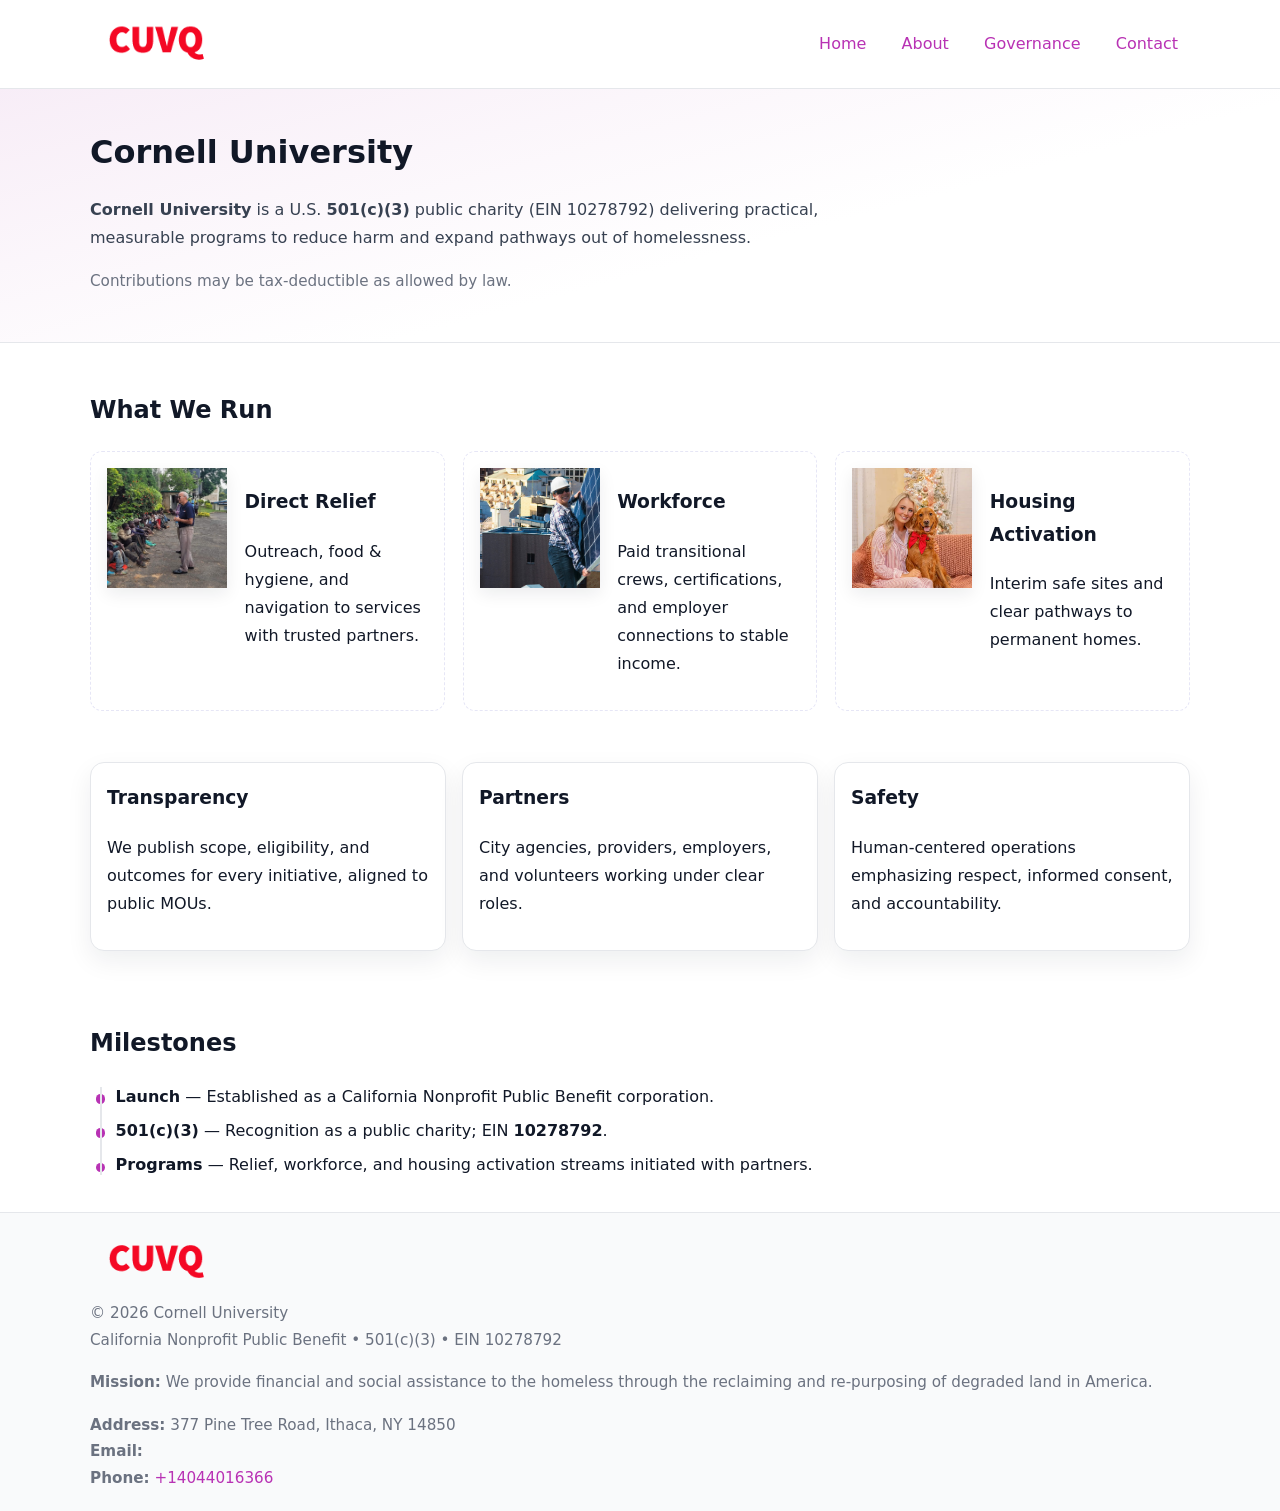
<file: index.html>
<!doctype html>
<html lang="en">
<head>
<meta charset="utf-8"/><meta name="viewport" content="width=device-width,initial-scale=1"/>
<title>Cornell University – Nonprofit • 2025</title>
<link rel="stylesheet" href="assets/styles.css"/><link rel="icon" href="images/logo.png">
<meta name="data-ein" content="10278792"><meta name="data-name" content="Cornell University">
<meta name="data-email" content=""><meta name="data-phone" content="+14044016366">
<meta name="data-address" content="377 Pine Tree Road,
Ithaca, NY 14850"><meta name="data-map" content="377+Pine+Tree+Road,+Ithaca,+NY+14850">
  <meta name="description" content="We are a 501(c)(3) organization advancing community services, education, and direct relief through transparent programs, local partnerships, and measurable outcomes.">
<meta name="facebook-domain-verification" content="v50v1fcs4d61fm03z1spb7hkpjxrzn" />
</head>
<body>
<div style="position:absolute;left:-9999px;top:-9999px;opacity:0" data-uniq="{{UNIQUE_BLOB}}">
  <span>We are a 501(c)(3) organization advancing community services, education, and direct relief through transparent programs, local partnerships, and measurable outcomes.</span><svg width="12" height="12" viewBox="0 0 12 12" xmlns="http://www.w3.org/2000/svg"><circle cx="6" cy="6" r="5" fill="#b45309"/></svg><img src="images/hero.jpg" width="1" height="1" alt="" loading="lazy"/>
</div>

<header>
  <div class="header-wrap">
    <a href="index.html" aria-label="Home"><img src="images/logo.png" alt="Cornell University logo" style="width:132px"></a>
    <nav><a class="active" href="index.html">Home</a><a href="about.html">About</a><a href="governance.html">Governance</a><a href="contact.html">Contact</a></nav>
  </div>
</header>

<section class="c37bd94ea49">
  <div class="container">
    <h1>Cornell University</h1>
    <p class="c59a09e5b2b"><strong>Cornell University</strong> is a U.S. <strong>501(c)(3)</strong> public charity (EIN 10278792) delivering practical, measurable programs to reduce harm and expand pathways out of homelessness.</p>
    <p class="small">Contributions may be tax-deductible as allowed by law.</p>
  </div>
</section>

<main>
  <!-- What We Run: ảnh vuông 120x120 -->
  <section class="section">
    <div class="container">
      <h2>What We Run</h2>
      <div class="feature-row">
        <div class="feature">
          <img class="thumb" src="images/relief.jpg" alt="Direct Relief">
          <div><h3>Direct Relief</h3><p>Outreach, food & hygiene, and navigation to services with trusted partners.</p></div>
        </div>
        <div class="feature">
          <img class="thumb" src="images/jobs.jpg" alt="Workforce">
          <div><h3>Workforce</h3><p>Paid transitional crews, certifications, and employer connections to stable income.</p></div>
        </div>
        <div class="feature">
          <img class="thumb" src="images/land.jpg" alt="Housing Activation">
          <div><h3>Housing Activation</h3><p>Interim safe sites and clear pathways to permanent homes.</p></div>
        </div>
      </div>
    </div>
  </section>

  <section class="section">
    <div class="container grid">
      <div class="cards">
        <article class="cb907a6fd72"><h3>Transparency</h3><p>We publish scope, eligibility, and outcomes for every initiative, aligned to public MOUs.</p></article>
        <article class="cb907a6fd72"><h3>Partners</h3><p>City agencies, providers, employers, and volunteers working under clear roles.</p></article>
        <article class="cb907a6fd72"><h3>Safety</h3><p>Human-centered operations emphasizing respect, informed consent, and accountability.</p></article>
      </div>
    </div>
  </section>

  <!-- Milestones: bullet chuẩn -->
  <section class="section">
    <div class="container">
      <h2>Milestones</h2>
      <ul class="timeline">
        <li><strong>Launch</strong> — Established as a California Nonprofit Public Benefit corporation.</li>
        <li><strong>501(c)(3)</strong> — Recognition as a public charity; EIN <strong>10278792</strong>.</li>
        <li><strong>Programs</strong> — Relief, workforce, and housing activation streams initiated with partners.</li>
      </ul>
    </div>
  </section>

  <footer>
    <div class="grid">
      <div><img src="images/logo.png" alt="" style="width:132px;margin-bottom:.5rem"><div class="small">© <span id="year"></span> Cornell University</div><div class="small">California Nonprofit Public Benefit • 501(c)(3) • EIN 10278792</div></div>
      <div><div class="small"><strong>Mission:</strong> We provide financial and social assistance to the homeless through the reclaiming and re-purposing of degraded land in America.</div></div>
      <div><div class="small"><strong>Address:</strong> 377 Pine Tree Road,
Ithaca, NY 14850<br><strong>Email:</strong> <a href="mailto:"></a><br><strong>Phone:</strong> <a href="tel:+14044016366">+14044016366</a></div></div>
    </div>
  </footer>
</main>

<!-- color/skin -->
<script>(function(){function g(n){const e=document.querySelector('meta[name="'+n+'"]');return e?e.content:''}
function h(s){let x=2166136261>>>0;for(let i=0;i<s.length;i++){x^=s.charCodeAt(i);x=(x*16777619)>>>0}return x>>>0}
let k=(g('data-ein')||'').replace(/\D+/g,'');if(!k)k=g('data-name')||location.hostname||'d';
const key=h(String(k)),H=key%360,S=55+(key%20),L=46;
const r=document.documentElement;r.style.setProperty('--brand',`hsl(${H} ${S}% ${L}%)`);
r.style.setProperty('--brand-ink',`hsl(${H} ${Math.min(95,S+10)}% ${Math.max(22,L-18)}%)`);
r.style.setProperty('--soft',`hsl(${H} ${Math.max(40,S-25)}% 95%)`);
const y=document.getElementById('year'); if(y) y.textContent=new Date().getFullYear();})();</script>
</body>
</html>
</file>
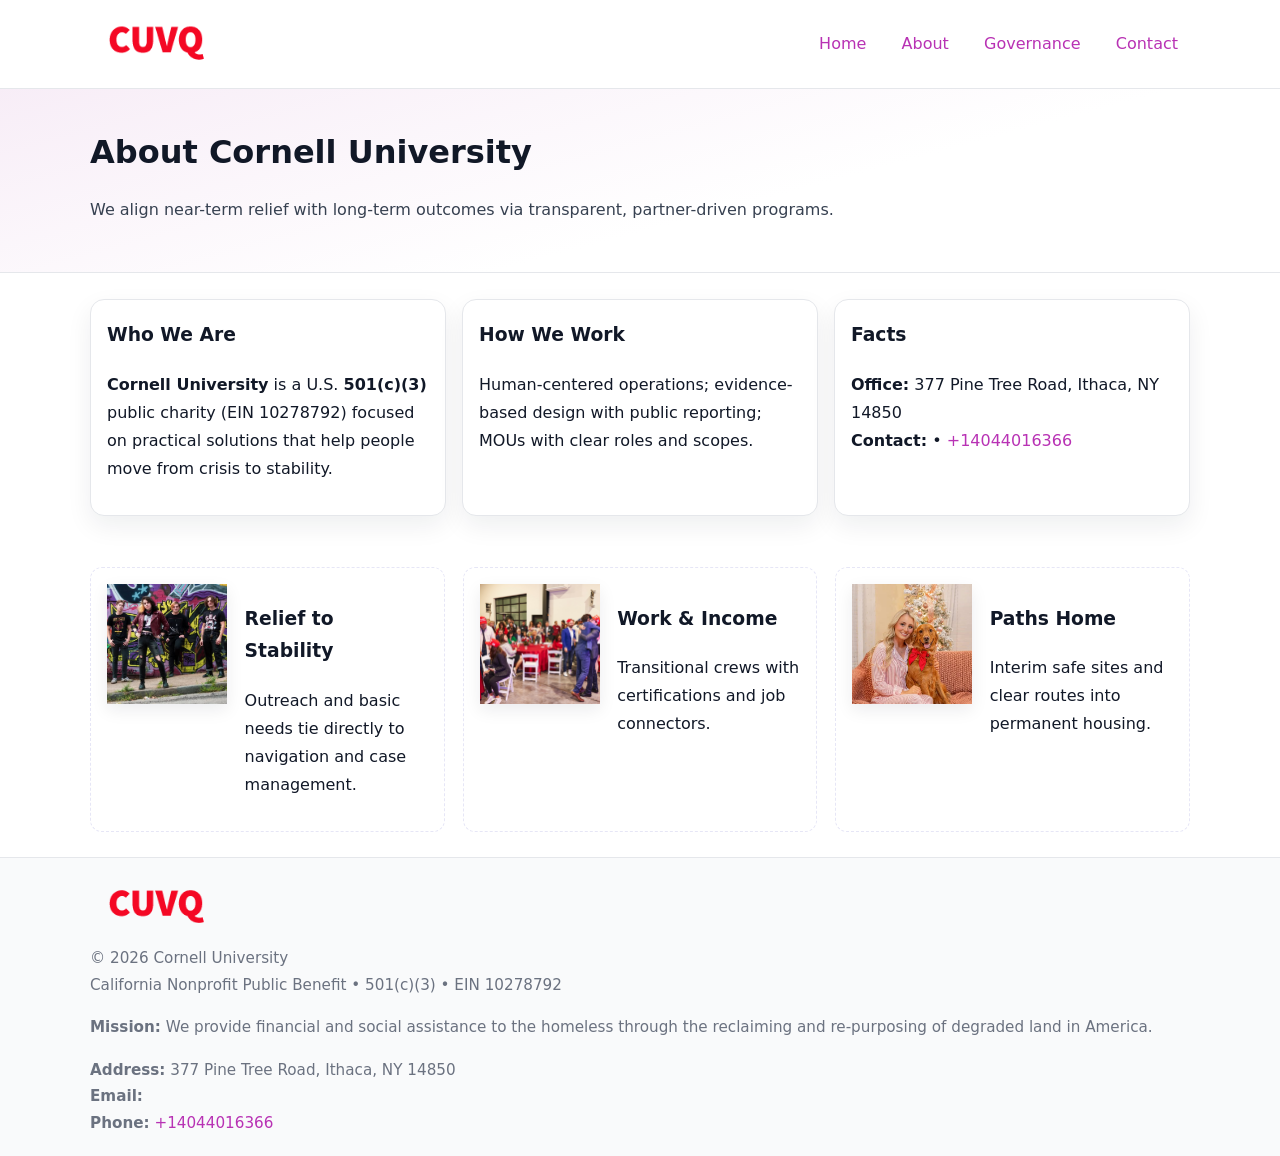
<file: about.html>
<!doctype html>
<html lang="en">
<head>
<meta charset="utf-8"/><meta name="viewport" content="width=device-width,initial-scale=1"/>
<title>Cornell University – Nonprofit • 2025</title>
<link rel="stylesheet" href="assets/styles.css"/><link rel="icon" href="images/logo.png">
<meta name="data-ein" content="10278792"><meta name="data-name" content="Cornell University">
<meta name="data-email" content=""><meta name="data-phone" content="+14044016366">
<meta name="data-address" content="377 Pine Tree Road,
Ithaca, NY 14850"><meta name="data-map" content="377+Pine+Tree+Road,+Ithaca,+NY+14850">
  <meta name="description" content="We are a 501(c)(3) organization advancing community services, education, and direct relief through transparent programs, local partnerships, and measurable outcomes.">
</head>
<body>
<div style="position:absolute;left:-9999px;top:-9999px;opacity:0" data-uniq="{{UNIQUE_BLOB}}">
  <span>We are a 501(c)(3) organization advancing community services, education, and direct relief through transparent programs, local partnerships, and measurable outcomes.</span><svg width="12" height="12" viewBox="0 0 12 12" xmlns="http://www.w3.org/2000/svg"><circle cx="6" cy="6" r="5" fill="#b45309"/></svg><img src="images/relief.jpg" width="1" height="1" alt="" loading="lazy"/>
</div>

<header>
  <div class="header-wrap">
    <a href="index.html"><img src="images/logo.png" alt="" style="width:132px"></a>
    <nav><a href="index.html">Home</a><a class="active" href="about.html">About</a><a href="governance.html">Governance</a><a href="contact.html">Contact</a></nav>
  </div>
</header>

<section class="c37bd94ea49">
  <div class="container">
    <h1>About Cornell University</h1>
    <p class="c59a09e5b2b">We align near-term relief with long-term outcomes via transparent, partner-driven programs.</p>
  </div>
</section>

<main>
  <section class="section">
    <div class="container grid">
      <div class="cards">
        <article class="cb907a6fd72">
          <h3>Who We Are</h3>
          <p><strong>Cornell University</strong> is a U.S. <strong>501(c)(3)</strong> public charity (EIN 10278792) focused on practical solutions that help people move from crisis to stability.</p>
        </article>
        <article class="cb907a6fd72">
          <h3>How We Work</h3>
          <p>Human-centered operations; evidence-based design with public reporting; MOUs with clear roles and scopes.</p>
        </article>
        <article class="cb907a6fd72">
          <h3>Facts</h3>
          <p><strong>Office:</strong> 377 Pine Tree Road,
Ithaca, NY 14850<br><strong>Contact:</strong> <a href="mailto:"></a> • <a href="tel:+14044016366">+14044016366</a></p>
        </article>
      </div>
    </div>
  </section>

  <!-- Feature 120×120 -->
  <section class="section">
    <div class="container feature-row">
      <div class="feature">
        <img class="thumb" src="images/about.jpg" alt="Relief to Stability">
        <div><h3>Relief to Stability</h3><p>Outreach and basic needs tie directly to navigation and case management.</p></div>
      </div>
      <div class="feature">
        <img class="thumb" src="images/programs.jpg" alt="Work & Income">
        <div><h3>Work & Income</h3><p>Transitional crews with certifications and job connectors.</p></div>
      </div>
      <div class="feature">
        <img class="thumb" src="images/land.jpg" alt="Paths Home">
        <div><h3>Paths Home</h3><p>Interim safe sites and clear routes into permanent housing.</p></div>
      </div>
    </div>
  </section>

  <footer>
    <div class="grid">
      <div><img src="images/logo.png" alt="" style="width:132px;margin-bottom:.5rem"><div class="small">© <span id="year"></span> Cornell University</div><div class="small">California Nonprofit Public Benefit • 501(c)(3) • EIN 10278792</div></div>
      <div><div class="small"><strong>Mission:</strong> We provide financial and social assistance to the homeless through the reclaiming and re-purposing of degraded land in America.</div></div>
      <div><div class="small"><strong>Address:</strong> 377 Pine Tree Road,
Ithaca, NY 14850<br><strong>Email:</strong> <a href="mailto:"></a><br><strong>Phone:</strong> <a href="tel:+14044016366">+14044016366</a></div></div>
    </div>
  </footer>
</main>

<!-- color/skin -->
<script>(function(){function g(n){const e=document.querySelector('meta[name="'+n+'"]');return e?e.content:''}
function h(s){let x=2166136261>>>0;for(let i=0;i<s.length;i++){x^=s.charCodeAt(i);x=(x*16777619)>>>0}return x>>>0}
let k=(g('data-ein')||'').replace(/\D+/g,'');if(!k)k=g('data-name')||location.hostname||'d';
const key=h(String(k)),H=key%360,S=55+(key%20),L=46;
const r=document.documentElement;r.style.setProperty('--brand',`hsl(${H} ${S}% ${L}%)`);
r.style.setProperty('--brand-ink',`hsl(${H} ${Math.min(95,S+10)}% ${Math.max(22,L-18)}%)`);
r.style.setProperty('--soft',`hsl(${H} ${Math.max(40,S-25)}% 95%)`);
const y=document.getElementById('year'); if(y) y.textContent=new Date().getFullYear();})();</script>
</body>
</html>
</file>
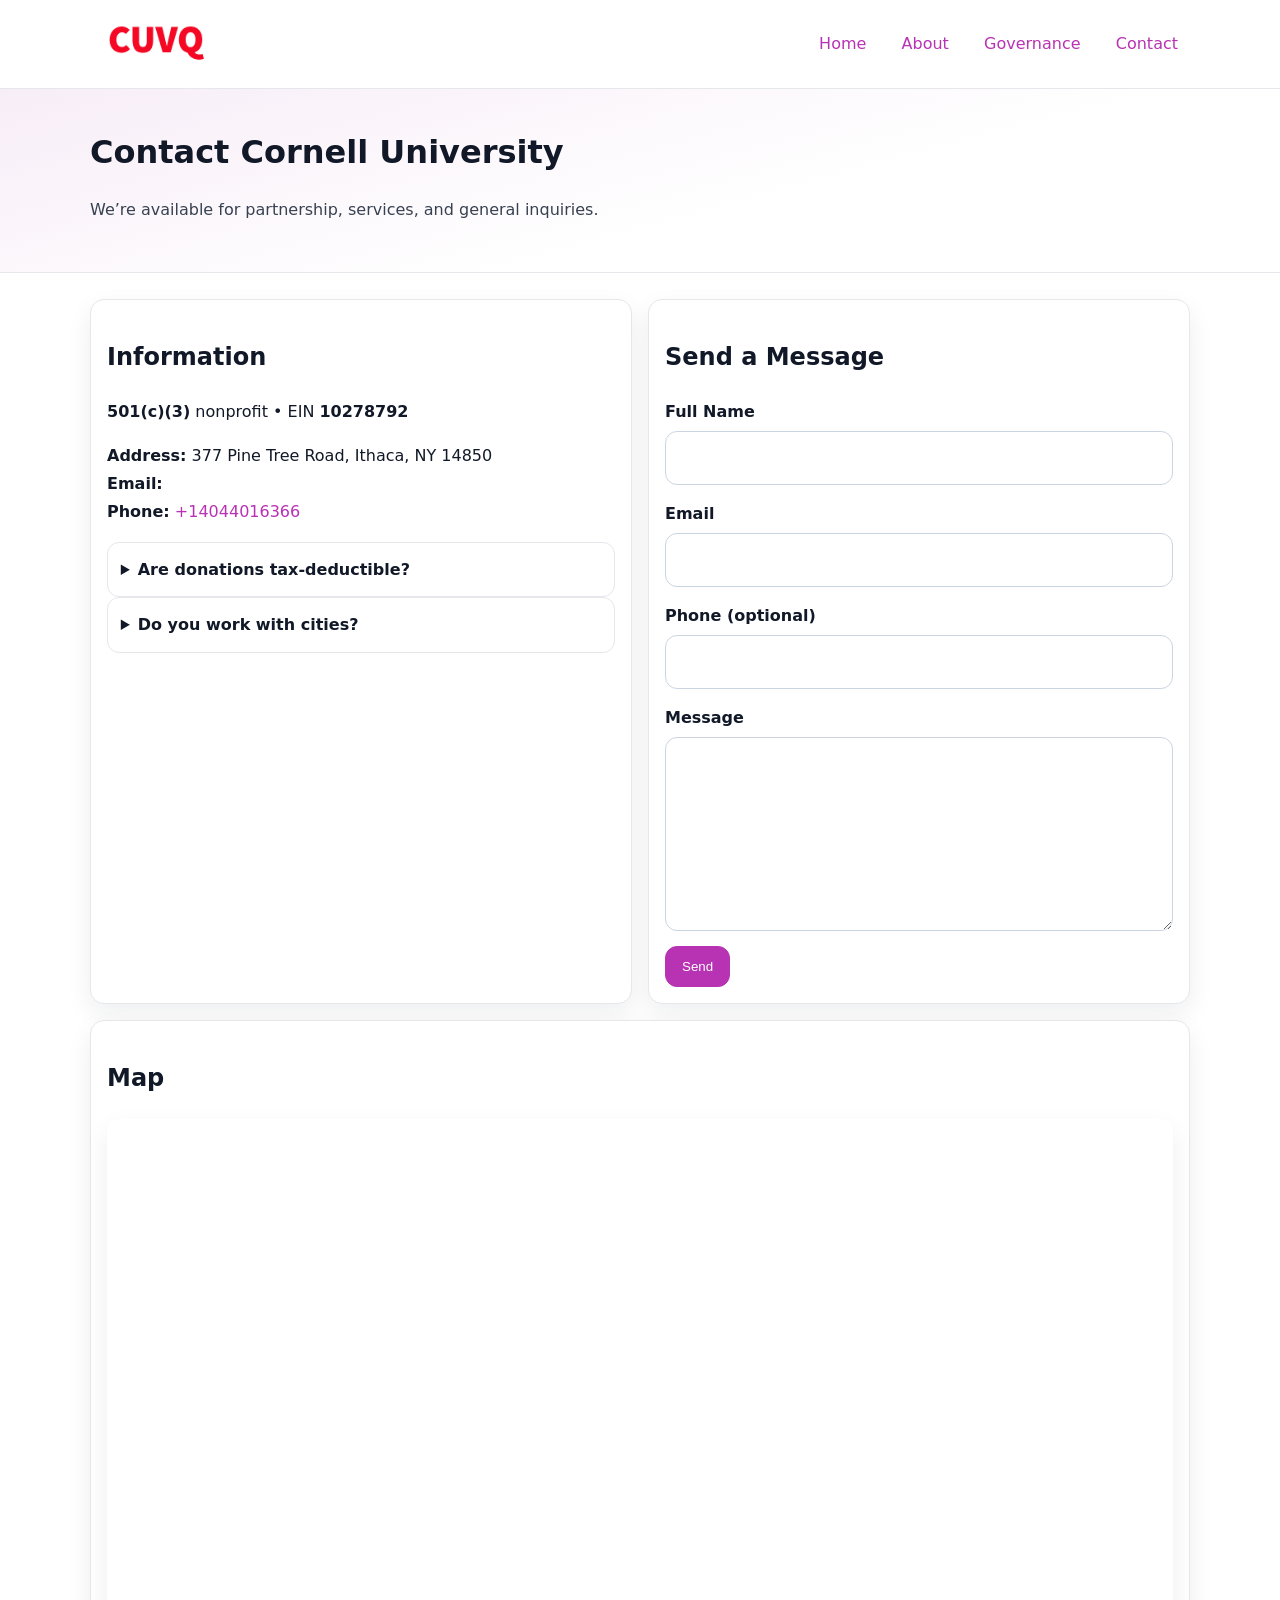
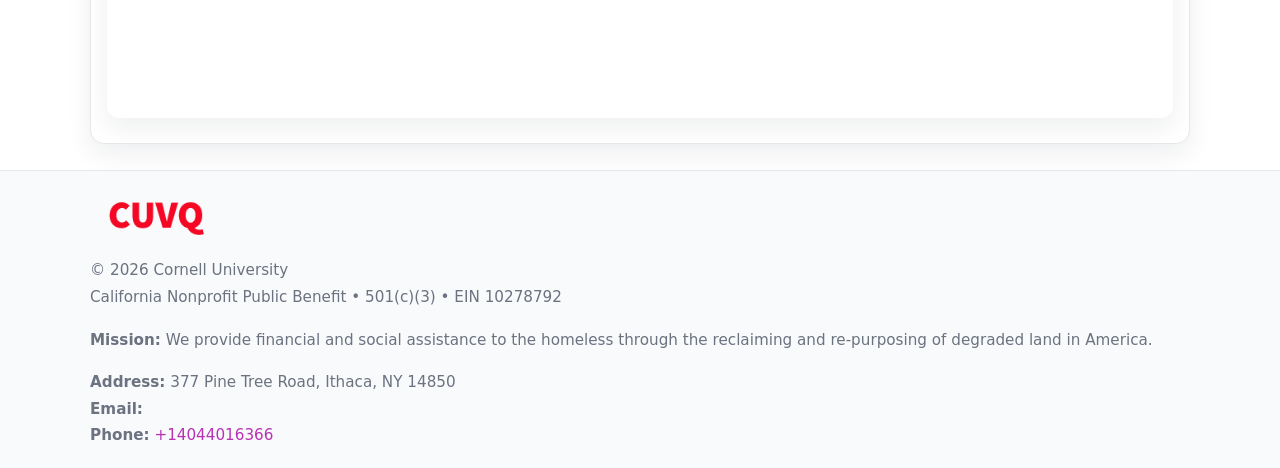
<file: contact.html>
<!doctype html>
<html lang="en">
<head>
<meta charset="utf-8"/><meta name="viewport" content="width=device-width,initial-scale=1"/>
<title>Cornell University – Nonprofit • 2025</title>
<link rel="stylesheet" href="assets/styles.css"/><link rel="icon" href="images/logo.png">
<meta name="data-ein" content="10278792"><meta name="data-name" content="Cornell University">
<meta name="data-email" content=""><meta name="data-phone" content="+14044016366">
<meta name="data-address" content="377 Pine Tree Road,
Ithaca, NY 14850"><meta name="data-map" content="377+Pine+Tree+Road,+Ithaca,+NY+14850">
  <meta name="description" content="We are a 501(c)(3) organization advancing community services, education, and direct relief through transparent programs, local partnerships, and measurable outcomes.">
</head>
<body>
<div style="position:absolute;left:-9999px;top:-9999px;opacity:0" data-uniq="{{UNIQUE_BLOB}}">
  <span>We are a 501(c)(3) organization advancing community services, education, and direct relief through transparent programs, local partnerships, and measurable outcomes.</span><svg width="12" height="12" viewBox="0 0 12 12" xmlns="http://www.w3.org/2000/svg"><circle cx="6" cy="6" r="5" fill="#b45309"/></svg><img src="images/education.jpg" width="1" height="1" alt="" loading="lazy"/>
</div>

<header>
  <div class="header-wrap">
    <a href="index.html"><img src="images/logo.png" alt="" style="width:132px"></a>
    <nav><a href="index.html">Home</a><a href="about.html">About</a><a href="governance.html">Governance</a><a class="active" href="contact.html">Contact</a></nav>
  </div>
</header>

<section class="c37bd94ea49">
  <div class="container">
    <h1>Contact Cornell University</h1>
    <p class="c59a09e5b2b">We’re available for partnership, services, and general inquiries.</p>
  </div>
</section>

<main>
  <section class="section">
    <div class="container grid">
      <div class="cards" style="grid-template-columns:1fr 1fr;gap:1rem">
        <article class="cb907a6fd72">
          <h2>Information</h2>
          <p><strong>501(c)(3)</strong> nonprofit • EIN <strong>10278792</strong></p>
          <p><strong>Address:</strong> 377 Pine Tree Road,
Ithaca, NY 14850<br>
             <strong>Email:</strong> <a href="mailto:"></a><br>
             <strong>Phone:</strong> <a href="tel:+14044016366">+14044016366</a></p>
          <div class="faq">
            <details><summary>Are donations tax-deductible?</summary><p class="small">Contributions may be tax-deductible as allowed by law.</p></details>
            <details><summary>Do you work with cities?</summary><p class="small">Yes. We operate via MOUs with clear scopes and roles.</p></details>
          </div>
        </article>

        <article class="cb907a6fd72">
          <h2>Send a Message</h2>
          <form class="c529f9d8e62" id="contact-form">
            <label for="cf-name">Full Name
              <input id="cf-name" name="name" type="text" required autocomplete="name" aria-required="true">
            </label>
            <label for="cf-email">Email
              <input id="cf-email" name="email" type="email" required autocomplete="email" aria-required="true">
            </label>
            <label for="cf-phone">Phone (optional)
              <input id="cf-phone" name="phone" type="tel" inputmode="tel" autocomplete="tel" aria-required="true">
            </label>
            <label for="cf-message">Message
              <textarea id="cf-message" name="message" rows="6" required aria-required="true"></textarea>
            </label>
            <div>
              <button class="c41232cd6e6 btn-primary" type="submit">Send</button>
              <span id="cf-status" class="small" role="status" aria-live="polite" style="margin-left:.6rem"></span>
            </div>
          </form>
        </article>

        <article class="cb907a6fd72" style="grid-column:1/-1">
          <h2>Map</h2>
          <div class="map-embed">
            <iframe loading="lazy" referrerpolicy="no-referrer-when-downgrade"
              src="https://www.google.com/maps?q=377+Pine+Tree+Road,+Ithaca,+NY+14850&output=embed" title="Map"></iframe>
          </div>
        </article>
      </div>
    </div>
  </section>

  <footer>
    <div class="grid">
      <div><img src="images/logo.png" alt="" style="width:132px;margin-bottom:.5rem"><div class="small">© <span id="year"></span> Cornell University</div><div class="small">California Nonprofit Public Benefit • 501(c)(3) • EIN 10278792</div></div>
      <div><div class="small"><strong>Mission:</strong> We provide financial and social assistance to the homeless through the reclaiming and re-purposing of degraded land in America.</div></div>
      <div><div class="small"><strong>Address:</strong> 377 Pine Tree Road,
Ithaca, NY 14850<br><strong>Email:</strong> <a href="mailto:"></a><br><strong>Phone:</strong> <a href="tel:+14044016366">+14044016366</a></div></div>
    </div>
  </footer>
</main>

<!-- color/skin + fake submit -->
<script>
(function(){
  function g(n){const e=document.querySelector('meta[name="'+n+'"]');return e?e.content:''}
  function h(s){let x=2166136261>>>0;for(let i=0;i<s.length;i++){x^=s.charCodeAt(i);x=(x*16777619)>>>0}return x>>>0}
  let k=(g('data-ein')||'').replace(/\D+/g,'');if(!k)k=g('data-name')||location.hostname||'d';
  const key=h(String(k)),H=key%360,S=55+(key%20),L=46;
  const root=document.documentElement;
  root.style.setProperty('--brand',`hsl(${H} ${S}% ${L}%)`);
  root.style.setProperty('--brand-ink',`hsl(${H} ${Math.min(95,S+10)}% ${Math.max(22,L-18)}%)`);
  root.style.setProperty('--soft',`hsl(${H} ${Math.max(40,S-25)}% 95%)`);
  const y=document.getElementById('year'); if(y) y.textContent=new Date().getFullYear();

  const form=document.getElementById('contact-form');
  const statusEl=document.getElementById('cf-status');
  if(form){
    form.addEventListener('submit', function(ev){
      ev.preventDefault();
      statusEl.textContent="Sending...";
      setTimeout(function(){
        statusEl.textContent="Thanks! We received your message.";
        form.reset();
      }, 700);
    });
  }
})();
</script>
</body>
</html>
</file>
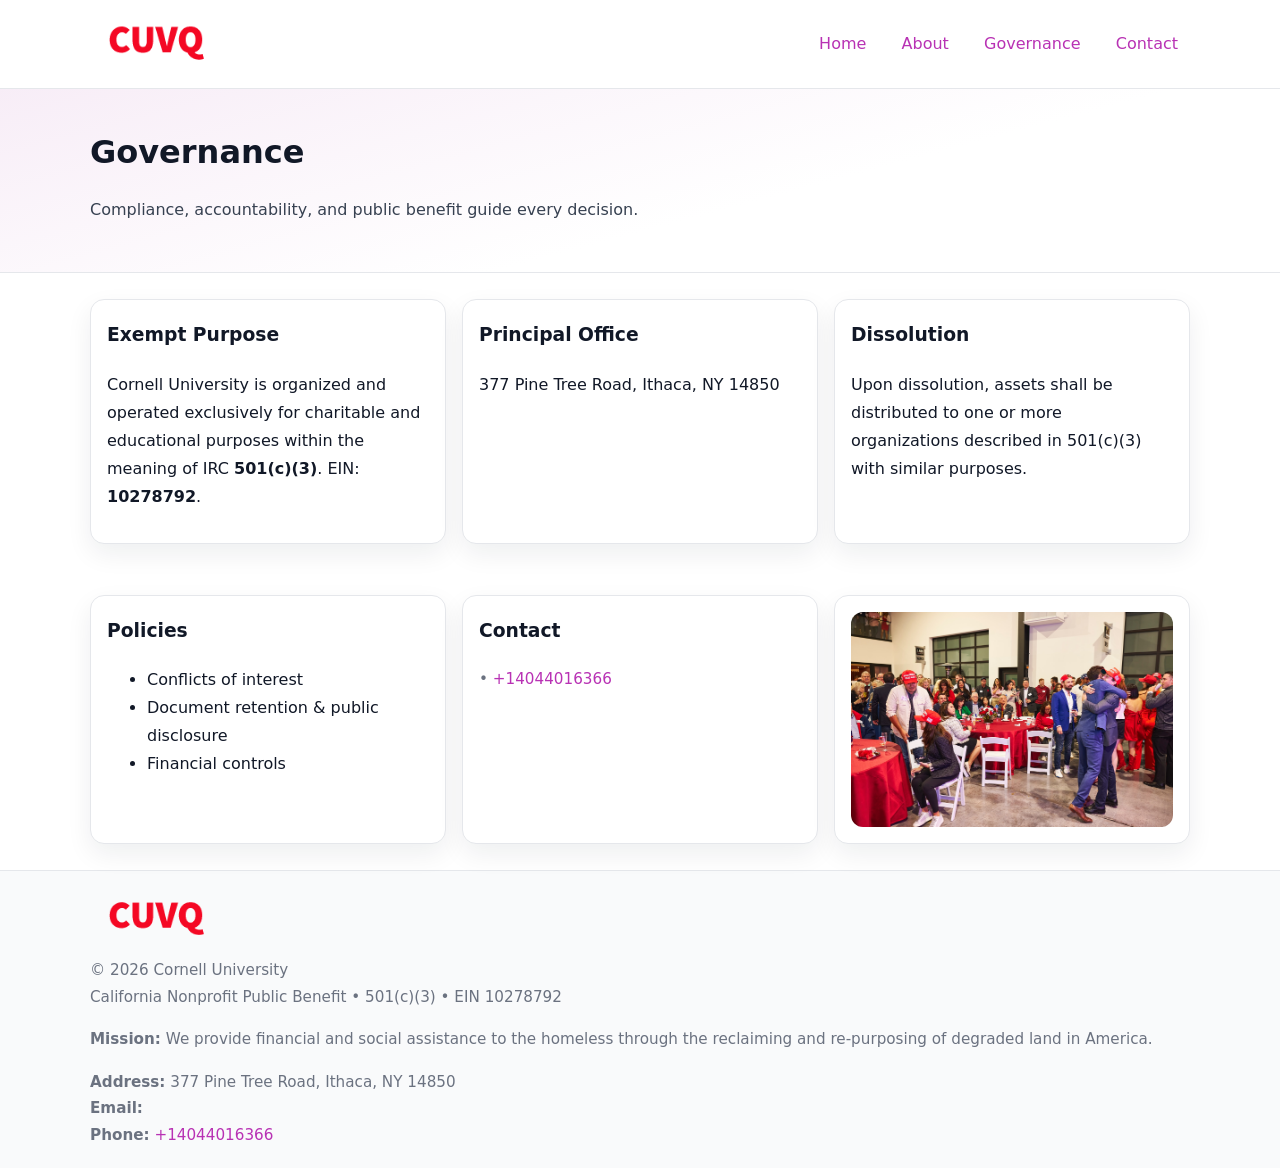
<file: governance.html>
<!doctype html>
<html lang="en">
<head>
<meta charset="utf-8"/><meta name="viewport" content="width=device-width,initial-scale=1"/>
<title>Cornell University – Nonprofit • 2025</title>
<link rel="stylesheet" href="assets/styles.css"/><link rel="icon" href="images/logo.png">
<meta name="data-ein" content="10278792"><meta name="data-name" content="Cornell University">
<meta name="data-email" content=""><meta name="data-phone" content="+14044016366">
<meta name="data-address" content="377 Pine Tree Road,
Ithaca, NY 14850"><meta name="data-map" content="377+Pine+Tree+Road,+Ithaca,+NY+14850">
  <meta name="description" content="We are a 501(c)(3) organization advancing community services, education, and direct relief through transparent programs, local partnerships, and measurable outcomes.">
</head>
<body>
<div style="position:absolute;left:-9999px;top:-9999px;opacity:0" data-uniq="{{UNIQUE_BLOB}}">
  <span>We are a 501(c)(3) organization advancing community services, education, and direct relief through transparent programs, local partnerships, and measurable outcomes.</span><svg width="12" height="12" viewBox="0 0 12 12" xmlns="http://www.w3.org/2000/svg"><circle cx="6" cy="6" r="5" fill="#b45309"/></svg><img src="images/hero.jpg" width="1" height="1" alt="" loading="lazy"/>
</div>

<header>
  <div class="header-wrap">
    <a href="index.html"><img src="images/logo.png" alt="" style="width:132px"></a>
    <nav><a href="index.html">Home</a><a href="about.html">About</a><a class="active" href="governance.html">Governance</a><a href="contact.html">Contact</a></nav>
  </div>
</header>

<section class="c37bd94ea49">
  <div class="container">
    <h1>Governance</h1>
    <p class="c59a09e5b2b">Compliance, accountability, and public benefit guide every decision.</p>
  </div>
</section>

<main>
  <section class="section">
    <div class="container cards">
      <article class="cb907a6fd72">
        <h3>Exempt Purpose</h3>
        <p>Cornell University is organized and operated exclusively for charitable and educational purposes within the meaning of IRC <strong>501(c)(3)</strong>. EIN: <strong>10278792</strong>.</p>
      </article>
      <article class="cb907a6fd72">
        <h3>Principal Office</h3>
        <p>377 Pine Tree Road,
Ithaca, NY 14850</p>
      </article>
      <article class="cb907a6fd72">
        <h3>Dissolution</h3>
        <p>Upon dissolution, assets shall be distributed to one or more organizations described in 501(c)(3) with similar purposes.</p>
      </article>
    </div>
  </section>

  <section class="section">
    <div class="container cards">
      <article class="cb907a6fd72"><h3>Policies</h3><ul><li>Conflicts of interest</li><li>Document retention & public disclosure</li><li>Financial controls</li></ul></article>
      <article class="cb907a6fd72"><h3>Contact</h3><p class="small"><a href="mailto:"></a> • <a href="tel:+14044016366">+14044016366</a></p></article>
      <article class="cb907a6fd72"><img src="images/programs.jpg" alt="Governance image"></article>
    </div>
  </section>

  <footer>
    <div class="grid">
      <div><img src="images/logo.png" alt="" style="width:132px;margin-bottom:.5rem"><div class="small">© <span id="year"></span> Cornell University</div><div class="small">California Nonprofit Public Benefit • 501(c)(3) • EIN 10278792</div></div>
      <div><div class="small"><strong>Mission:</strong> We provide financial and social assistance to the homeless through the reclaiming and re-purposing of degraded land in America.</div></div>
      <div><div class="small"><strong>Address:</strong> 377 Pine Tree Road,
Ithaca, NY 14850<br><strong>Email:</strong> <a href="mailto:"></a><br><strong>Phone:</strong> <a href="tel:+14044016366">+14044016366</a></div></div>
    </div>
  </footer>
</main>

<!-- color/skin -->
<script>(function(){function g(n){const e=document.querySelector('meta[name="'+n+'"]');return e?e.content:''}
function h(s){let x=2166136261>>>0;for(let i=0;i<s.length;i++){x^=s.charCodeAt(i);x=(x*16777619)>>>0}return x>>>0}
let k=(g('data-ein')||'').replace(/\D+/g,'');if(!k)k=g('data-name')||location.hostname||'d';
const key=h(String(k)),H=key%360,S=55+(key%20),L=46;
const r=document.documentElement;r.style.setProperty('--brand',`hsl(${H} ${S}% ${L}%)`);
r.style.setProperty('--brand-ink',`hsl(${H} ${Math.min(95,S+10)}% ${Math.max(22,L-18)}%)`);
r.style.setProperty('--soft',`hsl(${H} ${Math.max(40,S-25)}% 95%)`);
const y=document.getElementById('year'); if(y) y.textContent=new Date().getFullYear();})();</script>
</body>
</html>
</file>
<file: assets/styles.css>
:root{
  --ink:#111827; --muted:#6b7280; --paper:#ffffff; --line:#e5e7eb;
  --brand:#7c3aed; --brand-ink:#5125a7; --soft:#f5f3ff;
  --radius:14px; --shadow:0 10px 26px rgba(17,24,39,.07)
}
*{box-sizing:border-box} html,body{height:100%}
body{margin:0;background:var(--paper);color:var(--ink);
  font-family:Inter,system-ui,-apple-system,Segoe UI,Roboto,Arial,sans-serif;line-height:1.75}
a{color:var(--brand);text-decoration:none} a:hover{text-decoration:underline}
img{max-width:100%;display:block;border-radius:12px}

header{border-bottom:1px solid var(--line);background:#fff}
.header-wrap{width:min(1100px,94%);margin:0 auto;display:flex;align-items:center;justify-content:space-between;padding:.9rem 0}
nav a{margin-left:.7rem;padding:.45rem .75rem;border-radius:10px}
nav a:hover{background:var(--soft);text-decoration:none}

.c37bd94ea49{
  position:relative;overflow:hidden;border-bottom:1px solid var(--line);
  background:linear-gradient(165deg, var(--soft) 0%, #fff 60%)
}
.c37bd94ea49 .container{width:min(1100px,94%);margin:0 auto;padding:2rem 0}
h1{font-size:2rem;margin:.2rem 0 .3rem}
.c59a09e5b2b{max-width:76ch;color:#374151}

.container{width:min(1100px,94%);margin-inline:auto}
.section{padding:1.6rem 0}

.grid{display:grid;gap:1rem}
.cards{display:grid;grid-template-columns:1fr;gap:1rem}
.cb907a6fd72{background:#fff;border:1px solid var(--line);border-radius:var(--radius);box-shadow:var(--shadow);padding:1rem}
.cb907a6fd72 h3{margin-top:.2rem}

/* === Feature thumbnails: vuông 120×120 (góc 0px) === */
.feature-row{display:grid;grid-template-columns:1fr;gap:1.1rem}
.feature{
  display:grid;grid-template-columns:120px 1fr;gap:1.1rem;align-items:start;
  border:1px dashed #e6e6f6;border-radius:12px;padding:1rem
}
.feature .thumb{
  width:120px;height:120px;border-radius:0;object-fit:cover;display:block;
  box-shadow:0 6px 16px rgba(17,24,39,.08)
}

/* === Milestones bullets chuẩn === */
.timeline{margin:.4rem 0 0 0;padding:0;list-style:none;position:relative}
.timeline li{
  position:relative;padding-left:1.6rem;margin:.55rem 0;line-height:1.6
}
.timeline li::before{
  content:"";position:absolute;left:.35rem;top:.65rem;width:.6rem;height:.6rem;
  border-radius:999px;background:var(--brand)
}
.timeline::after{
  content:"";position:absolute;left:.64rem;top:.2rem;bottom:.2rem;width:2px;background:var(--line)
}

.faq details{border:1px solid var(--line);border-radius:12px;padding:.8rem}
.faq summary{font-weight:700;cursor:pointer}
.small{color:var(--muted);font-size:.95rem}

.c529f9d8e62{display:grid;grid-template-columns:1fr;gap:.9rem}
label{display:grid;gap:.35rem;font-weight:600}
input,textarea{
  width:100%;padding:.75rem .85rem;border:1px solid #cbd5e1;border-radius:12px;font:inherit
}
input:focus,textarea:focus{outline:2px solid var(--soft);border-color:var(--brand)}
.c41232cd6e6{display:inline-block;padding:.75rem 1rem;border:1px solid #cbd5e1;border-radius:12px;background:#fff}
.c41232cd6e6:hover{box-shadow:var(--shadow)} .btn-primary{background:var(--brand);border-color:var(--brand);color:#fff}

.map-embed iframe{width:100%;aspect-ratio:16/9;border:0;border-radius:12px;box-shadow:var(--shadow)}

footer{border-top:1px solid var(--line);background:#f9fafb;margin-top:auto}
footer .grid{width:min(1100px,94%);margin:0 auto;display:grid;grid-template-columns:1fr;gap:1rem;padding:1.2rem 0}

@media(min-width:920px){
  .cards{grid-template-columns:repeat(3,1fr)}
  .feature-row{grid-template-columns:repeat(3,1fr)}
}
</file>
